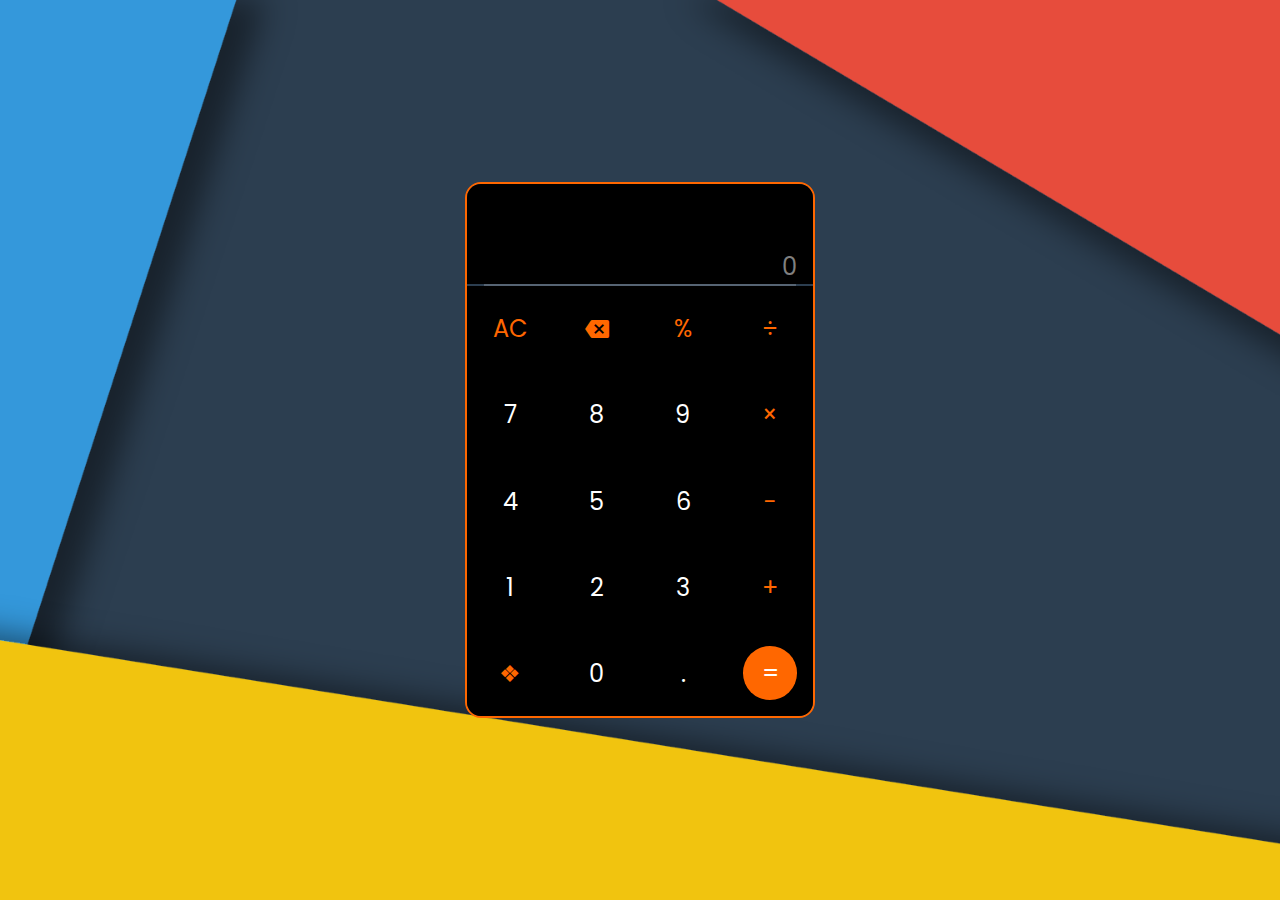
<file: index.html>
<!DOCTYPE html>
<html lang="pt-br">
<head>
  <link rel="preconnect" href="https://fonts.googleapis.com">
  <meta charset="UTF-8">
  <meta http-equiv="X-UA-Compatible" content="IE=edge">
  <meta name="viewport" content="width=device-width, initial-scale=1.0">
  <link rel="icon" href="./assets/favicon.svg" type="image/svg">
  <title>Calculator</title>
  <link rel="stylesheet" href="./styles/globalStyles.css">
  <link rel="stylesheet" href="./styles/style.css">
  <link rel="preconnect" href="https://fonts.gstatic.com" crossorigin>
  <link href="https://fonts.googleapis.com/css2?family=Poppins:wght@400;700&display=swap" rel="stylesheet">
  <link href="https://fonts.googleapis.com/icon?family=Material+Icons" rel="stylesheet">
</head>
<body>

  <main class="container">
    <div class="calculator-container">
      <div class="calculator-display">
        <span class="element-display-calc"></span>
        <span class="element-display-result">0</span>
      </div>
      <hr class="line-break">
      <div class="calculator-elements">
        <button onclick="clearCalculator()" class="elements-childs operations" id="clear">AC</button>
        <button class="elements-childs operations material-icons not-allowed">&#xe14a;</button>
        <button class="elements-childs operations not-allowed">&#37;</button>
        <button onclick="calculate('/')" class="elements-childs operations">&#247;</button>
        <button onclick="calculate(7)" class="elements-childs">7</button>
        <button onclick="calculate(8)" class="elements-childs">8</button>
        <button onclick="calculate(9)" class="elements-childs">9</button>
        <button onclick="calculate('*')" class="elements-childs operations">&#215;</button>
        <button onclick="calculate(4)" class="elements-childs">4</button>
        <button onclick="calculate(5)" class="elements-childs">5</button>
        <button onclick="calculate(6)" class="elements-childs">6</button>
        <button onclick="calculate('-')" class="elements-childs operations">&#8722;</button>
        <button onclick="calculate(1)" class="elements-childs">1</button>
        <button onclick="calculate(2)" class="elements-childs">2</button>
        <button onclick="calculate(3)" class="elements-childs">3</button>
        <button onclick="calculate('+')" class="elements-childs operations">&#43;</button>
        <button class="elements-childs operations not-allowed">&#10070;</button>
        <button onclick="calculate(0)" class="elements-childs">0</button>
        <button onclick="calculate('.')" class="elements-childs">.</button>
        <button onclick="calculate('=')" class="elements-childs operations">&#61;</button>
      </div>
    </div>
  </main>

  <script src="./logic/script.js"></script>
</body>
</html>
</file>
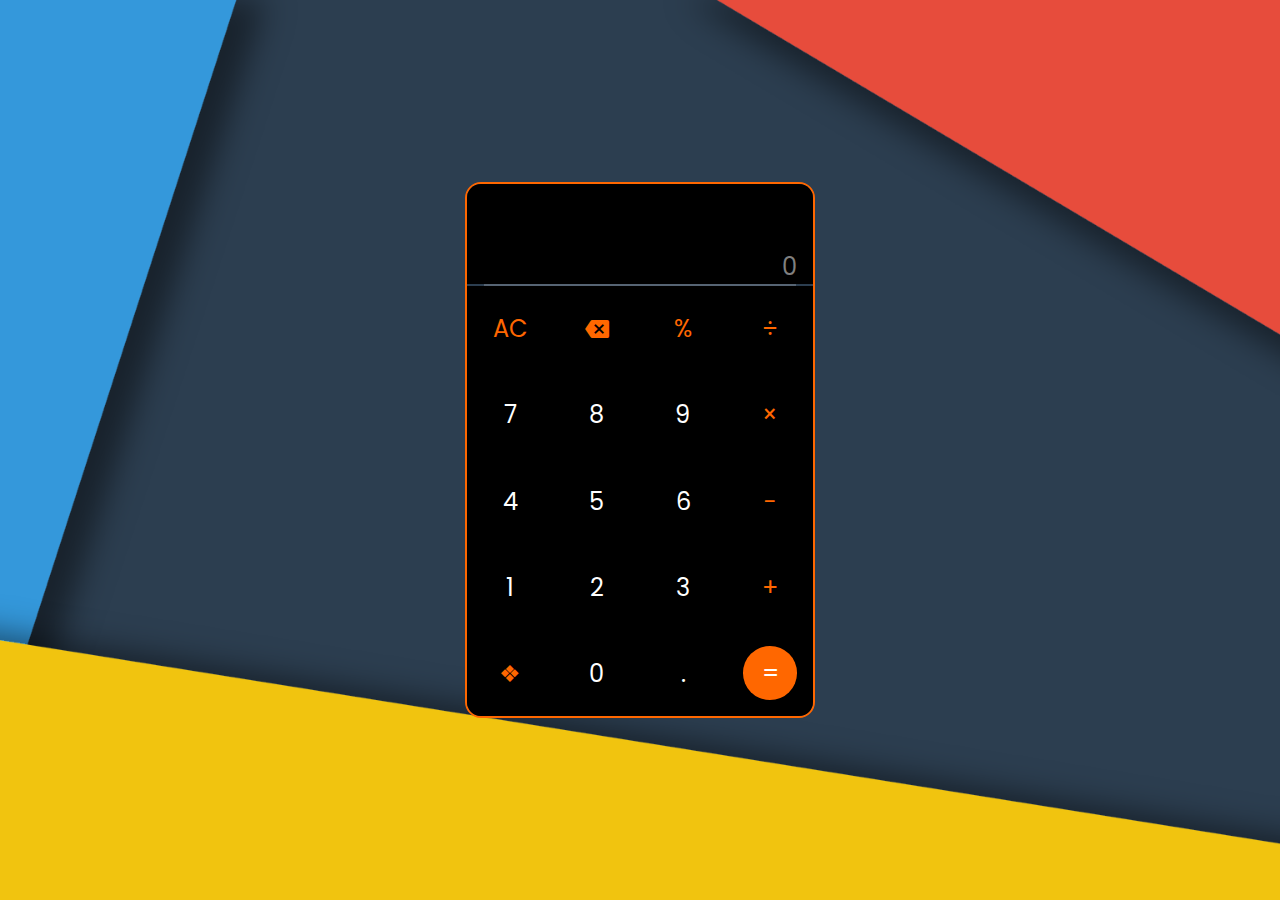
<file: public/index.html>
<!DOCTYPE html>
<html lang="pt-br">
<head>
  <link rel="preconnect" href="https://fonts.googleapis.com">
  <meta charset="UTF-8">
  <meta http-equiv="X-UA-Compatible" content="IE=edge">
  <meta name="viewport" content="width=device-width, initial-scale=1.0">
  <link rel="icon" href="../assets/favicon.svg" type="image/svg">
  <title>Calculator</title>
  <link rel="stylesheet" href="../styles/globalStyles.css">
  <link rel="stylesheet" href="../styles/style.css">
  <link rel="preconnect" href="https://fonts.gstatic.com" crossorigin>
  <link href="https://fonts.googleapis.com/css2?family=Poppins:wght@400;700&display=swap" rel="stylesheet">
  <link href="https://fonts.googleapis.com/icon?family=Material+Icons" rel="stylesheet">
</head>
<body>

  <main class="container">
    <div class="calculator-container">
      <div class="calculator-display">
        <span class="element-display-calc"></span>
        <span class="element-display-result">0</span>
      </div>
      <hr class="line-break">
      <div class="calculator-elements">
        <button onclick="clearCalculator()" class="elements-childs operations" id="clear">AC</button>
        <button class="elements-childs operations material-icons not-allowed">&#xe14a;</button>
        <button class="elements-childs operations not-allowed">&#37;</button>
        <button onclick="calculate('/')" class="elements-childs operations">&#247;</button>
        <button onclick="calculate(7)" class="elements-childs">7</button>
        <button onclick="calculate(8)" class="elements-childs">8</button>
        <button onclick="calculate(9)" class="elements-childs">9</button>
        <button onclick="calculate('*')" class="elements-childs operations">&#215;</button>
        <button onclick="calculate(4)" class="elements-childs">4</button>
        <button onclick="calculate(5)" class="elements-childs">5</button>
        <button onclick="calculate(6)" class="elements-childs">6</button>
        <button onclick="calculate('-')" class="elements-childs operations">&#8722;</button>
        <button onclick="calculate(1)" class="elements-childs">1</button>
        <button onclick="calculate(2)" class="elements-childs">2</button>
        <button onclick="calculate(3)" class="elements-childs">3</button>
        <button onclick="calculate('+')" class="elements-childs operations">&#43;</button>
        <button class="elements-childs operations not-allowed">&#10070;</button>
        <button onclick="calculate(0)" class="elements-childs">0</button>
        <button onclick="calculate('.')" class="elements-childs">.</button>
        <button onclick="calculate('=')" class="elements-childs operations">&#61;</button>
      </div>
    </div>
  </main>

  <script src="../logic/script.js"></script>
</body>
</html>
</file>
<file: styles/globalStyles.css>
* {
  margin: 0;
  padding: 0;
  box-sizing: border-box;
  font-family: 'Poppins', sans-serif;
}

body{
  background-image: url(../assets/img/background.png);
  background-position: center;
  background-size: cover;
  background-repeat: no-repeat;
}
</file>
<file: styles/style.css>
.container {
  width: 100vw;
  height: 100vh;
  display: flex;
  align-items: center;
  justify-content: center;
}

.calculator-container {
  display: flex;
  flex-direction: column;
  max-width: 400px;
  min-width: 350px;
  border: 2px solid #ff6700;
  border-radius: 1rem;
  overflow: hidden;
}

.calculator-display {
  display: flex;
  justify-content: flex-end;
  align-items: flex-end;
  flex-direction: column;
  width: 100%;
  min-height: 100px;
  background-color: black;
}

.element-display-calc{
  padding: 0 1rem;
  font-size: 2rem;
  color: #fff;
}

.element-display-calc-total {
  font-size: 1.5rem;
}

.element-display-result{
  padding: 0 1rem;
  font-size: 1.5rem;
  color: gray;
}

.element-display-result-total {
  color: #fff;
  font-size: 2.5rem;
}

.line-break {
  width: calc(100% - 10%);
  height: 0.1rem;
  margin: 0 auto;
  border: 1px solid rgba(255, 255, 255, 0.2);
}

.calculator-elements {
  display: grid;
  grid-template-columns: 1fr 1fr 1fr 1fr;
  background-color: black;
}

.elements-childs{
  background-color: black;
  border: none;
  font-size: 1.5rem;
  border-radius: 100%;
  margin: 1rem;
  padding: 0.6rem;
  color: #fff;
  cursor: pointer;

  transition: filter 0.2s;
}

.elements-childs:hover{
  filter: brightness(0.8);
}

.elements-childs:active {
  color: coral;
}

.operations{
  color: #ff6700;
}

.elements-childs:last-child {
  background-color: #ff6700;
  color: #fff;
}

.not-allowed {
  cursor: not-allowed;
}

.not-allowed:hover{
  filter: brightness(1);
}

.not-allowed:active{
  color: #ff6700;
}
</file>
